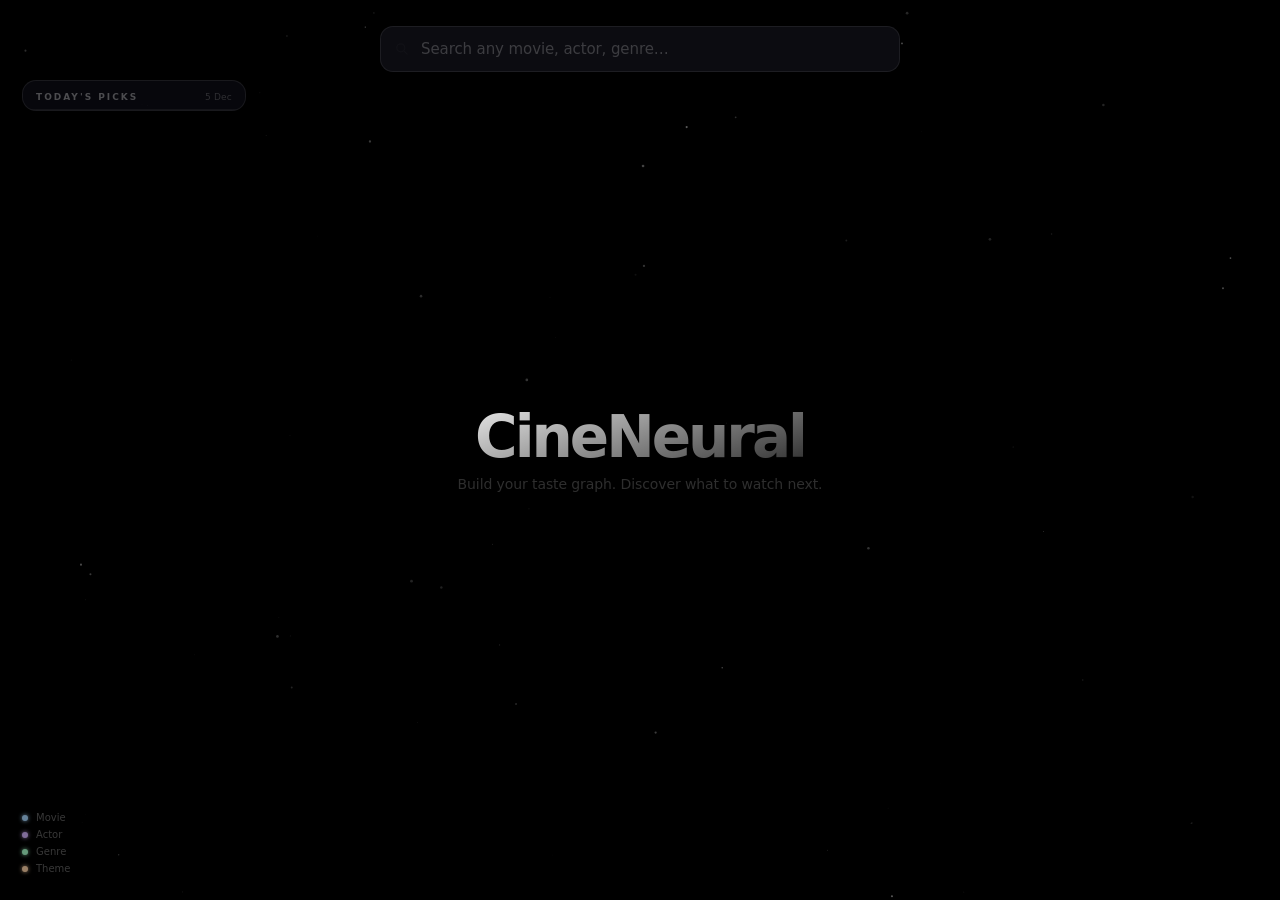
<file: CineNeural/index.html>
<!DOCTYPE html>
<html lang="en">
<head>
  <meta charset="UTF-8" />
  <meta name="viewport" content="width=device-width, initial-scale=1.0" />
  <title>CineNeural</title>
  <link rel="stylesheet" href="css/style.css" />
</head>
<body>

  <div id="mount"><canvas id="bg-canvas"></canvas></div>
  <div id="labels"></div>

  <div id="search-wrap">
    <div id="search-inner">
      <svg id="search-ico" viewBox="0 0 20 20" fill="none">
        <circle cx="8.5" cy="8.5" r="5" stroke="white" stroke-opacity=".25" stroke-width="1.5"/>
        <path d="M13 13l3.5 3.5" stroke="white" stroke-opacity=".25" stroke-width="1.5" stroke-linecap="round"/>
      </svg>
      <input id="search-input" placeholder="Search any movie, actor, genre…" autocomplete="off" spellcheck="false"/>
      <div id="search-loader"></div>
    </div>
    <div id="dropdown"></div>
  </div>

  <div id="intro">
    <div id="intro-title">CineNeural</div>
    <div id="intro-sub">Build your taste graph. Discover what to watch next.</div>
  </div>

  <div id="nc" class="hidden"><span id="nc-n">0</span> nodes · <span id="nc-c">0</span> connections</div>

  <div id="thinking" class="pill hidden">
    <div class="pill-dot pulsing"></div>
    <span>Analyzing</span><span class="dots"><span>.</span><span>.</span><span>.</span></span>
  </div>

  <div id="rec-pill" class="pill hidden" role="button" tabindex="0">
    <div class="pill-dot rec-glow"></div>
    <div id="rec-pill-body">
      <span id="rec-title">—</span>
      <span id="rec-score" class="muted"></span>
    </div>
    <svg class="pill-arrow" viewBox="0 0 12 12" fill="none">
      <path d="M4 2l4 4-4 4" stroke="white" stroke-opacity=".35" stroke-width="1.4" stroke-linecap="round" stroke-linejoin="round"/>
    </svg>
  </div>

  <div id="panel">
    <button id="p-close" aria-label="Close">✕</button>
    <div id="p-poster">
      <canvas id="p-poster-cv" width="370" height="220"></canvas>
      <img id="p-poster-img" alt="" />
      <div id="p-poster-fade"></div>
      <div id="p-poster-text">
        <div id="p-title">—</div>
        <div id="p-orig" class="muted-sm"></div>
      </div>
    </div>
    <div id="p-body">
      <div id="p-match">
        <div>
          <div id="p-pct">—</div>
          <div class="label-tag">Neural Match</div>
        </div>
        <div id="p-why" class="muted-sm"></div>
      </div>
      <div id="p-meta">
        <span id="p-stars"></span>
        <span id="p-rval"></span>
        <span class="muted-sm" id="p-yr"></span>
      </div>
      <div class="chip-row" id="p-genres"></div>
      <div class="p-sec"><div class="sec-lbl">Description</div><div id="p-plot" class="body-text"></div></div>
      <div class="p-sec"><div class="sec-lbl">Director</div><div class="chip-row" id="p-dir"></div></div>
      <div class="p-sec"><div class="sec-lbl">Cast</div><div class="chip-row" id="p-cast"></div></div>
      <button id="p-add">Add to Network</button>
    </div>
  </div>

  <div id="legend">
    <div class="leg"><div class="leg-d" style="--c:#a8d8ff"></div>Movie</div>
    <div class="leg"><div class="leg-d" style="--c:#d4b4ff"></div>Actor</div>
    <div class="leg"><div class="leg-d" style="--c:#a8ffcc"></div>Genre</div>
    <div class="leg"><div class="leg-d" style="--c:#ffd4a8"></div>Theme</div>
  </div>

  <!-- ── Trending top 4 widget ── -->
  <div id="trending">
    <div id="trending-header">
      <span id="trending-label">Today's picks</span>
      <span id="trending-date"></span>
    </div>
    <div id="trending-list"></div>
  </div>

  <div id="hint" class="hidden">Click node to select · Click another to connect · Double-click removes</div>
  <div id="toast"></div>

  <script src="js/config.js"></script>
  <script src="js/data.js"></script>
  <script src="js/omdb.js"></script>
  <script src="js/network.js"></script>
  <script src="js/trending.js"></script>
  <script src="js/app.js"></script>
</body>
</html>
</file>
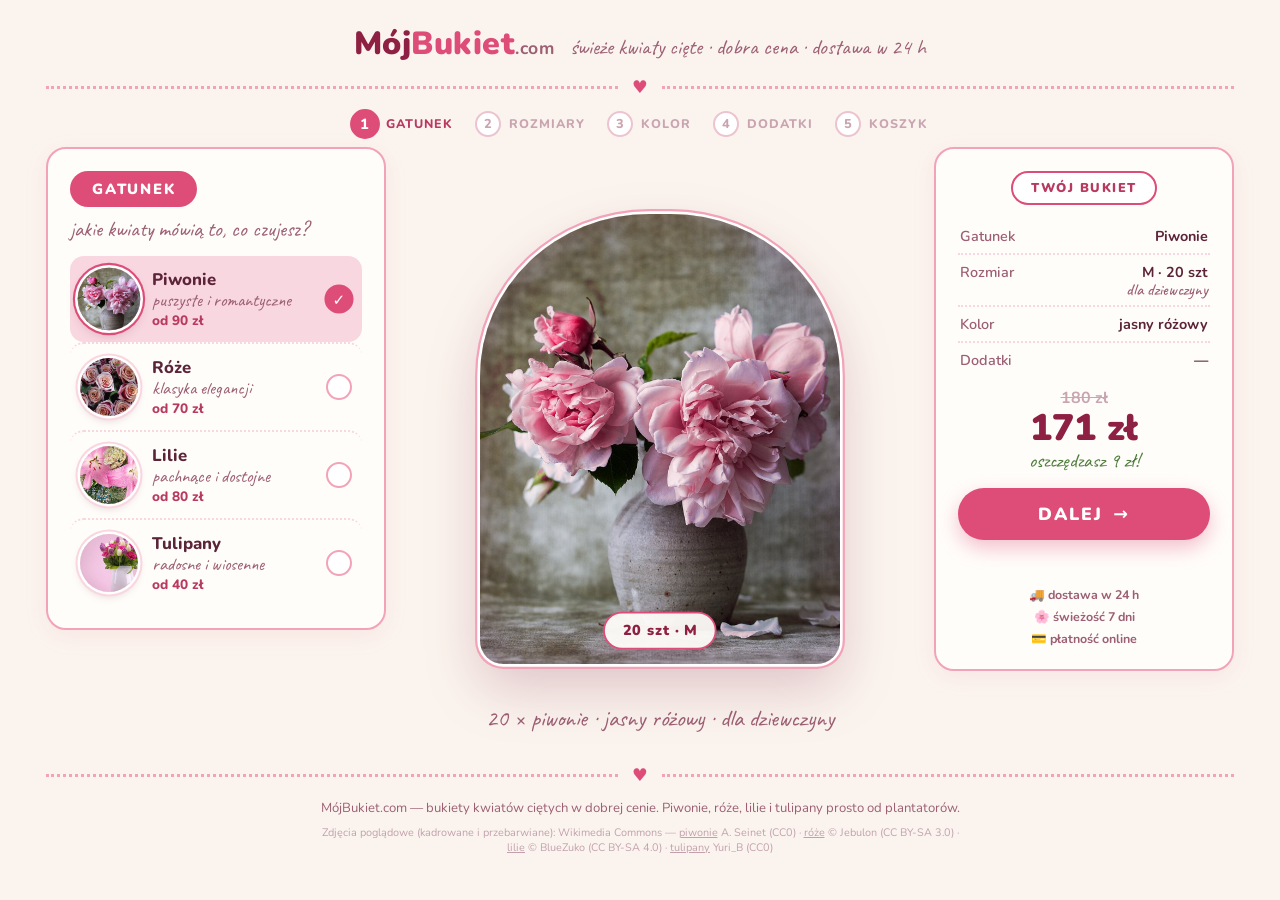
<file: mojbukiet/index.html>
<!doctype html>
<html lang="pl">
<head>
<meta charset="utf-8">
<meta name="viewport" content="width=device-width, initial-scale=1">
<title>MójBukiet.com — świeże bukiety w dobrej cenie</title>
<meta name="description" content="Skomponuj swój bukiet kwiatów ciętych: piwonie, róże, lilie, tulipany. Świeże kwiaty w dobrej cenie z dostawą w 24h.">
<link rel="icon" href="data:image/svg+xml,<svg xmlns='http://www.w3.org/2000/svg' viewBox='0 0 100 100'><text y='.9em' font-size='90'>💐</text></svg>">
<link rel="preconnect" href="https://fonts.googleapis.com">
<link rel="preconnect" href="https://fonts.gstatic.com" crossorigin>
<link href="https://fonts.googleapis.com/css2?family=Caveat:wght@500;600&family=Nunito:ital,wght@0,400;0,600;0,700;0,800;0,900;1,400&display=swap" rel="stylesheet">
<link rel="stylesheet" href="styles.css">
</head>
<body>
<div class="frame">

  <header class="top">
    <div class="brand">
      <div class="logo">Mój<em>Bukiet</em><span>.com</span></div>
      <div class="tagline">świeże kwiaty cięte &middot; dobra cena &middot; dostawa w 24&nbsp;h</div>
    </div>
    <div class="divider" aria-hidden="true"><span class="heart">♥</span></div>
    <ol class="steps" id="steps"></ol>
  </header>

  <main class="grid">

    <!-- Lewy panel: opcje bieżącego kroku -->
    <section class="card panel" id="panel" aria-live="polite"></section>

    <!-- Scena z bukietem -->
    <section class="stage" id="stage">
      <div class="photo-float">
        <div class="photo-card" id="photoCard">
          <canvas id="layerA" class="layer" width="660" height="825"></canvas>
          <canvas id="layerB" class="layer" width="660" height="825"></canvas>
          <div class="size-chip" id="sizeChip">20 szt · M</div>
          <div class="addon-badge" id="badgeChoc"><span class="e">🍫</span>bombonierka</div>
          <div class="addon-badge" id="badgeRibbon"><span class="e">🎀</span>wstążka premium</div>
          <div class="addon-badge" id="badgeCard"><span class="e">💌</span>bilecik</div>
        </div>
      </div>
      <div class="stage-caption" id="stageCaption"></div>
    </section>

    <!-- Prawy panel: podsumowanie i nawigacja -->
    <aside class="card summary" id="summaryCard">
      <div class="pill pill-outline">TWÓJ BUKIET</div>
      <ul class="sum-list" id="sumList"></ul>
      <div class="price-box">
        <div class="price-old" id="priceOld"></div>
        <div class="price-now"><span id="priceNow">0</span>&nbsp;zł</div>
        <div class="price-save" id="priceSave"></div>
      </div>
      <button class="btn-next" id="btnNext">DALEJ <span class="arrow">→</span></button>
      <button class="btn-back" id="btnBack">← wróć</button>
      <div class="trust">
        <span>🚚 dostawa w 24 h</span>
        <span>🌸 świeżość 7 dni</span>
        <span>💳 płatność online</span>
      </div>
    </aside>
  </main>

  <footer class="bottom">
    <div class="divider" aria-hidden="true"><span class="heart">♥</span></div>
    <p>MójBukiet.com — bukiety kwiatów ciętych w dobrej cenie. Piwonie, róże, lilie i tulipany prosto od plantatorów.</p>
    <p class="credits">Zdjęcia poglądowe (kadrowane i przebarwiane): Wikimedia Commons —
      <a href="https://commons.wikimedia.org/wiki/File:Peony_vase_(Unsplash).jpg">piwonie</a> A.&nbsp;Seinet (CC0) ·
      <a href="https://commons.wikimedia.org/wiki/File:Bouquet_de_roses_roses.jpg">róże</a> © Jebulon (CC&nbsp;BY-SA&nbsp;3.0) ·
      <a href="https://commons.wikimedia.org/wiki/File:Lirio_Rosa.jpg">lilie</a> © BlueZuko (CC&nbsp;BY-SA&nbsp;4.0) ·
      <a href="https://commons.wikimedia.org/wiki/File:Bouquet-3175315_1920.jpg">tulipany</a> Yuri_B (CC0)</p>
  </footer>
</div>

<!-- Modal potwierdzenia -->
<div class="modal" id="modal" hidden>
  <div class="modal-card">
    <div class="modal-emoji">💐</div>
    <h2>Dziękujemy!</h2>
    <p id="modalText"></p>
    <p class="modal-note">To podgląd sklepu — zamówienia demo nie są realizowane.</p>
    <button class="btn-next" id="btnCloseModal">WRÓĆ DO BUKIETU</button>
  </div>
</div>

<script src="app.js"></script>
</body>
</html>
</file>
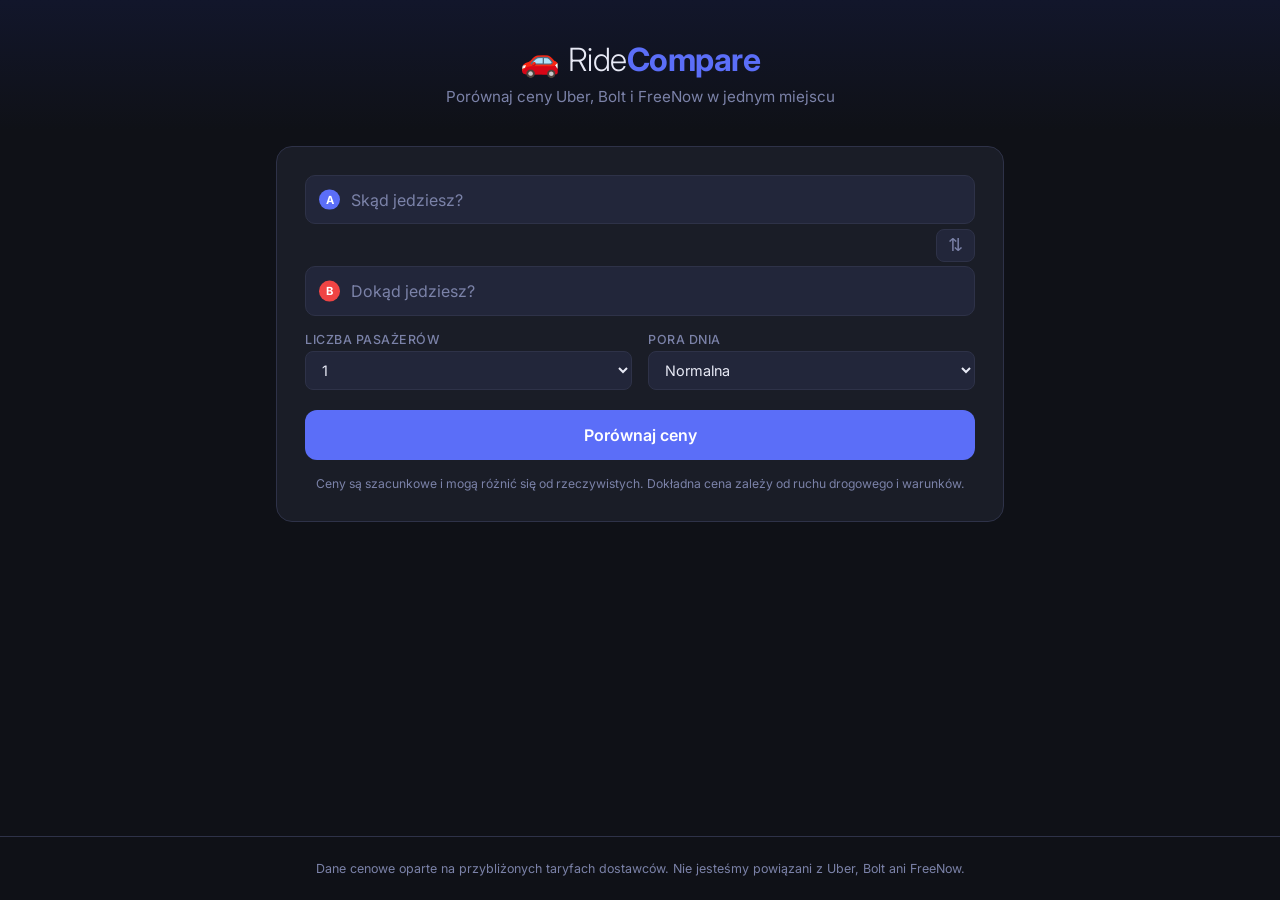
<file: RideCompare/index.html>
<!DOCTYPE html>
<html lang="pl">
<head>
  <meta charset="UTF-8" />
  <meta name="viewport" content="width=device-width, initial-scale=1.0" />
  <title>RideCompare – Porównaj ceny przejazdów</title>
  <link rel="stylesheet" href="css/style.css" />
  <link rel="preconnect" href="https://fonts.googleapis.com" />
  <link href="https://fonts.googleapis.com/css2?family=Inter:wght@300;400;500;600;700&display=swap" rel="stylesheet" />
</head>
<body>
  <header>
    <div class="logo">
      <span class="logo-icon">🚗</span>
      <span class="logo-text">Ride<strong>Compare</strong></span>
    </div>
    <p class="tagline">Porównaj ceny Uber, Bolt i FreeNow w jednym miejscu</p>
  </header>

  <main>
    <section class="search-card">
      <div class="field-group">
        <div class="input-wrap">
          <span class="pin pickup-pin">A</span>
          <input
            id="pickup"
            type="text"
            placeholder="Skąd jedziesz?"
            autocomplete="off"
            spellcheck="false"
          />
          <div class="suggestions" id="pickup-suggestions"></div>
        </div>

        <div class="swap-btn-wrap">
          <button class="swap-btn" id="swap-btn" title="Zamień miejsca">⇅</button>
        </div>

        <div class="input-wrap">
          <span class="pin drop-pin">B</span>
          <input
            id="dropoff"
            type="text"
            placeholder="Dokąd jedziesz?"
            autocomplete="off"
            spellcheck="false"
          />
          <div class="suggestions" id="dropoff-suggestions"></div>
        </div>
      </div>

      <div class="options-row">
        <label class="option-label">
          <span>Liczba pasażerów</span>
          <select id="passengers">
            <option value="1">1</option>
            <option value="2">2</option>
            <option value="3">3</option>
            <option value="4">4</option>
            <option value="5">5</option>
            <option value="6">6</option>
          </select>
        </label>
        <label class="option-label">
          <span>Pora dnia</span>
          <select id="time-of-day">
            <option value="normal">Normalna</option>
            <option value="peak">Szczyt (7–9, 16–19)</option>
            <option value="night">Nocna (22–6)</option>
          </select>
        </label>
      </div>

      <button class="compare-btn" id="compare-btn">
        <span id="btn-text">Porównaj ceny</span>
        <span id="btn-spinner" class="spinner hidden"></span>
      </button>

      <p class="disclaimer">
        Ceny są szacunkowe i mogą różnić się od rzeczywistych. Dokładna cena zależy od ruchu drogowego i warunków.
      </p>
    </section>

    <section id="results-section" class="results-section hidden">
      <div class="results-header">
        <div id="route-summary" class="route-summary"></div>
      </div>
      <div id="results-grid" class="results-grid"></div>
    </section>

    <section id="error-section" class="error-section hidden">
      <div class="error-box">
        <span class="error-icon">⚠️</span>
        <p id="error-msg"></p>
      </div>
    </section>
  </main>

  <footer>
    <p>Dane cenowe oparte na przybliżonych taryfach dostawców. Nie jesteśmy powiązani z Uber, Bolt ani FreeNow.</p>
  </footer>

  <script src="js/providers.js"></script>
  <script src="js/app.js"></script>
</body>
</html>
</file>
<file: CineNeural/css/style.css>
/* ── RESET ───────────────────────────── */
*, *::before, *::after { margin: 0; padding: 0; box-sizing: border-box; }

:root {
  --bg: #000;
  --surface: rgba(12, 12, 18, 0.92);
  --border: rgba(255,255,255,0.07);
  --text: rgba(255,255,255,0.85);
  --muted: rgba(255,255,255,0.38);
  --muted-sm: rgba(255,255,255,0.28);
  --font: -apple-system, BlinkMacSystemFont, 'SF Pro Display', 'Segoe UI', system-ui, sans-serif;
}

body {
  background: var(--bg);
  color: var(--text);
  font-family: var(--font);
  overflow: hidden;
  height: 100vh; width: 100vw;
  user-select: none;
  -webkit-user-select: none;
}

.hidden { display: none !important; }
.muted { color: var(--muted); }
.muted-sm { color: var(--muted-sm); font-size: 11px; }
.label-tag { font-size: 9px; text-transform: uppercase; letter-spacing: 1.8px; color: var(--muted-sm); font-weight: 600; margin-top: 2px; }
.sec-lbl { font-size: 9px; text-transform: uppercase; letter-spacing: 1.8px; color: var(--muted-sm); font-weight: 600; margin-bottom: 8px; }
.body-text { font-size: 13px; line-height: 1.7; color: var(--muted); }

/* ── MOUNT / BACKGROUND ─────────────── */
#mount { position: fixed; inset: 0; z-index: 0; }
#mount canvas { position: absolute; inset: 0; width: 100%; height: 100%; }

/* ── LABELS LAYER ────────────────────── */
/* pointer-events:none on container, auto on each child node (set inline) */
#labels { position: fixed; inset: 0; pointer-events: none; z-index: 80; }

/* ── MOVIE CARDS ─────────────────────── */
.node-card {
  position: absolute;
  width: 72px;
  border-radius: 7px;
  overflow: hidden;
  pointer-events: none;
  background: #0a0a14;
  box-shadow: 0 4px 18px rgba(0,0,0,0.65);
  will-change: transform, opacity;
  transition: box-shadow 0.25s;
}
.node-poster {
  width: 72px;
  height: 104px;
  object-fit: cover;
  display: block;
}
.node-poster-blank {
  width: 72px;
  height: 104px;
  background: rgba(255,255,255,0.04);
  border-bottom: 1px solid rgba(255,255,255,0.06);
}
.node-card-footer {
  padding: 4px 6px 5px;
  background: rgba(6,6,16,0.95);
}
.node-card-title {
  font-size: 9px;
  font-weight: 600;
  color: rgba(255,255,255,0.80);
  white-space: nowrap;
  overflow: hidden;
  text-overflow: ellipsis;
}
.node-card-year {
  font-size: 8px;
  color: rgba(255,255,255,0.28);
  margin-top: 1px;
  display: flex;
  align-items: center;
  gap: 3px;
}
.nc-stars {
  color: #e0aa28;
  font-size: 7px;
  letter-spacing: 0.3px;
  line-height: 1;
}
.node-card.hovered {
  box-shadow: 0 4px 22px rgba(168,216,255,0.28), 0 0 0 1px rgba(168,216,255,0.22);
}
.node-card.focal {
  box-shadow: 0 6px 36px rgba(168,216,255,0.38), 0 0 0 1.5px rgba(168,216,255,0.45);
}
.node-card.connecting {
  box-shadow: 0 4px 22px rgba(168,216,255,0.5), 0 0 0 2px rgba(168,216,255,0.9);
  animation: pulse-conn 1.1s ease-in-out infinite;
}
@keyframes pulse-conn {
  0%, 100% { box-shadow: 0 4px 22px rgba(168,216,255,0.5), 0 0 0 2px rgba(168,216,255,0.9); }
  50%       { box-shadow: 0 4px 30px rgba(168,216,255,0.7), 0 0 0 3px rgba(168,216,255,1.0); }
}
.pill-connecting {
  box-shadow: 0 0 0 2px rgba(255,255,255,0.8);
  animation: pulse-conn 1.1s ease-in-out infinite;
}

/* ── NODE PILLS (genre / theme / actor) ─ */
.node-pill {
  position: absolute;
  padding: 5px 13px;
  border-radius: 999px;
  font-size: 11px;
  font-weight: 600;
  white-space: nowrap;
  pointer-events: none;
  border: 1px solid;
  backdrop-filter: blur(12px);
  -webkit-backdrop-filter: blur(12px);
  will-change: transform, opacity;
}
.node-pill-genre {
  color: #a8ffcc;
  border-color: rgba(168,255,204,0.30);
  background: rgba(168,255,204,0.07);
}
.node-pill-theme {
  color: #ffd4a8;
  border-color: rgba(255,212,168,0.30);
  background: rgba(255,212,168,0.07);
}
.node-pill-actor {
  color: #d4b4ff;
  border-color: rgba(212,180,255,0.30);
  background: rgba(212,180,255,0.07);
}

/* ── SEARCH ──────────────────────────── */
#search-wrap {
  position: fixed;
  top: 26px; left: 50%;
  transform: translateX(-50%);
  z-index: 300;
  width: min(520px, 88vw);
}

#search-inner {
  position: relative;
  display: flex;
  align-items: center;
}

#search-ico {
  position: absolute; left: 14px;
  width: 16px; height: 16px;
  pointer-events: none; flex-shrink: 0;
}

#search-input {
  width: 100%;
  background: rgba(14, 14, 20, 0.88);
  border: 1px solid var(--border);
  border-radius: 13px;
  padding: 13px 40px 13px 40px;
  color: var(--text);
  font-size: 15px;
  font-family: var(--font);
  font-weight: 400;
  letter-spacing: -0.1px;
  outline: none;
  backdrop-filter: blur(40px) saturate(160%);
  -webkit-backdrop-filter: blur(40px) saturate(160%);
  transition: border-color .2s, box-shadow .2s;
}
#search-input::placeholder { color: rgba(255,255,255,0.2); }
#search-input:focus {
  border-color: rgba(255,255,255,0.18);
  box-shadow: 0 0 0 1px rgba(255,255,255,0.06), 0 12px 40px rgba(0,0,0,0.6);
}

#search-loader {
  position: absolute; right: 14px;
  width: 14px; height: 14px;
  border: 1.5px solid rgba(255,255,255,0.08);
  border-top-color: rgba(255,255,255,0.5);
  border-radius: 50%;
  display: none;
  animation: spin .7s linear infinite;
}
#search-loader.active { display: block; }
@keyframes spin { to { transform: rotate(360deg); } }

/* ── DROPDOWN ────────────────────────── */
#dropdown {
  position: absolute; top: calc(100% + 8px); left: 0; right: 0;
  background: rgba(8, 8, 14, 0.98);
  border: 1px solid var(--border);
  border-radius: 16px; overflow: hidden;
  backdrop-filter: blur(40px) saturate(180%);
  -webkit-backdrop-filter: blur(40px) saturate(180%);
  display: none;
  max-height: 380px; overflow-y: auto;
  box-shadow: 0 24px 64px rgba(0,0,0,0.9);
}
#dropdown::-webkit-scrollbar { width: 3px; }
#dropdown::-webkit-scrollbar-thumb { background: rgba(255,255,255,0.06); border-radius: 99px; }

.dd-section { padding: 4px 0; }
.dd-section + .dd-section { border-top: 1px solid rgba(255,255,255,0.04); }
.dd-label { padding: 10px 16px 4px; font-size: 9px; text-transform: uppercase; letter-spacing: 2px; color: rgba(255,255,255,0.22); font-weight: 600; }

.dd-item {
  display: flex; align-items: center; gap: 11px;
  padding: 7px 16px; cursor: pointer;
  transition: background .1s;
}
.dd-item:hover, .dd-item.active { background: rgba(255,255,255,0.04); }
.dd-dot { width: 7px; height: 7px; border-radius: 50%; flex-shrink: 0; }
.dd-poster {
  width: 30px; height: 42px;
  object-fit: cover; border-radius: 4px;
  flex-shrink: 0; opacity: 0.85;
}
.dd-poster-blank {
  background: rgba(255,255,255,0.04);
  border: 1px solid rgba(255,255,255,0.07);
}
.dd-avatar {
  width: 30px; height: 42px;
  border-radius: 4px;
  flex-shrink: 0;
  background: linear-gradient(135deg, rgba(130,60,220,0.28), rgba(80,30,150,0.4));
  border: 1px solid rgba(212,180,255,0.18);
  color: #d4b4ff;
  font-size: 12px;
  font-weight: 700;
  display: flex;
  align-items: center;
  justify-content: center;
  letter-spacing: 0.5px;
}
.dd-info { flex: 1; min-width: 0; }
.dd-name { font-size: 13.5px; font-weight: 400; white-space: nowrap; overflow: hidden; text-overflow: ellipsis; }
.dd-sub { font-size: 10.5px; color: rgba(255,255,255,0.28); margin-top: 1px; }
.dd-right { font-size: 11px; font-weight: 600; color: rgba(255,255,255,0.35); flex-shrink: 0; letter-spacing: 0.3px; }

/* ── INTRO ───────────────────────────── */
#intro {
  position: fixed; inset: 0;
  display: flex; flex-direction: column;
  align-items: center; justify-content: center;
  pointer-events: none; z-index: 40;
  transition: opacity .7s;
  gap: 10px;
}
#intro-title {
  font-size: 58px;
  font-weight: 800;
  letter-spacing: -3px;
  background: linear-gradient(160deg, rgba(255,255,255,0.9) 0%, rgba(255,255,255,0.18) 100%);
  -webkit-background-clip: text; -webkit-text-fill-color: transparent;
  background-clip: text;
  line-height: 1;
}
#intro-sub { font-size: 14px; color: rgba(255,255,255,0.18); letter-spacing: -0.1px; }

/* ── NODE COUNT ──────────────────────── */
#nc {
  position: fixed; top: 26px; right: 22px;
  z-index: 100; font-size: 10px; color: rgba(255,255,255,0.2);
  letter-spacing: 0.2px;
}

/* ── PILLS ───────────────────────────── */
.pill {
  position: fixed; bottom: 26px; left: 50%;
  transform: translateX(-50%) translateY(6px);
  z-index: 200; opacity: 0;
  transition: opacity .3s, transform .3s;
  display: flex; align-items: center; gap: 9px;
  background: rgba(10, 10, 16, 0.96);
  border: 1px solid rgba(255,255,255,0.07);
  border-radius: 99px;
  padding: 10px 18px;
  backdrop-filter: blur(30px);
  box-shadow: 0 8px 32px rgba(0,0,0,0.7);
  font-size: 13px; font-weight: 400; letter-spacing: -0.1px;
  cursor: default; white-space: nowrap;
}
.pill.show { opacity: 1; transform: translateX(-50%) translateY(0); }
.pill-dot {
  width: 6px; height: 6px; border-radius: 50%; background: rgba(255,255,255,0.45); flex-shrink: 0;
}
.pill-dot.pulsing { animation: pillPulse 1.4s ease-in-out infinite; }
.pill-dot.rec-glow { background: rgba(255,255,255,0.7); box-shadow: 0 0 6px rgba(255,255,255,0.4); }
@keyframes pillPulse { 0%,100%{opacity:.3} 50%{opacity:.85} }
.dots span { animation: dotFade 1.2s ease-in-out infinite; }
.dots span:nth-child(2) { animation-delay: .22s; }
.dots span:nth-child(3) { animation-delay: .44s; }
@keyframes dotFade { 0%,100%{opacity:.2} 50%{opacity:.9} }
.pill-arrow { width: 12px; height: 12px; flex-shrink: 0; }
#rec-pill { cursor: pointer; }
#rec-pill:hover { background: rgba(18,18,26,0.98); }
#rec-pill-body { display: flex; flex-direction: column; gap: 0; }
#rec-title { font-size: 13px; }
#rec-score { font-size: 10px; color: rgba(255,255,255,0.3); margin-top: 0; }

/* ── PANEL ───────────────────────────── */
#panel {
  position: fixed; top: 0; right: 0;
  height: 100vh; width: 370px;
  background: rgba(7, 7, 12, 0.97);
  border-left: 1px solid var(--border);
  backdrop-filter: blur(40px) saturate(160%);
  -webkit-backdrop-filter: blur(40px) saturate(160%);
  z-index: 400;
  transform: translateX(100%);
  transition: transform .46s cubic-bezier(.32, 0, .08, 1);
  overflow-y: auto; overscroll-behavior: contain;
  display: flex; flex-direction: column;
}
#panel.open { transform: translateX(0); }
#panel::-webkit-scrollbar { width: 3px; }
#panel::-webkit-scrollbar-thumb { background: rgba(255,255,255,0.05); border-radius: 99px; }

#p-close {
  position: absolute; top: 16px; right: 16px; z-index: 10;
  width: 26px; height: 26px; border-radius: 50%;
  background: rgba(255,255,255,0.07); border: none;
  color: rgba(255,255,255,0.55); font-size: 11px;
  display: flex; align-items: center; justify-content: center;
  cursor: pointer; transition: background .15s;
}
#p-close:hover { background: rgba(255,255,255,0.13); }

#p-poster {
  position: relative; width: 100%; height: 220px; flex-shrink: 0; overflow: hidden;
}
#p-poster-cv { position: absolute; inset: 0; width: 100%; height: 100%; object-fit: cover; }
#p-poster-img {
  position: absolute; inset: 0; width: 100%; height: 100%;
  object-fit: cover; opacity: 0; transition: opacity .5s;
}
#p-poster-img.loaded { opacity: 1; }
#p-poster-fade {
  position: absolute; inset: 0;
  background: linear-gradient(to top, rgba(7,7,12,1) 0%, rgba(7,7,12,0.2) 60%, transparent 100%);
}
#p-poster-text { position: absolute; bottom: 18px; left: 18px; right: 40px; z-index: 2; }
#p-title { font-size: 19px; font-weight: 700; letter-spacing: -0.4px; line-height: 1.2; }
#p-orig { margin-top: 3px; }

#p-body { padding: 16px 18px 28px; display: flex; flex-direction: column; gap: 0; }

#p-match {
  display: flex; align-items: flex-start; gap: 14px;
  padding: 14px 15px; border-radius: 13px;
  background: rgba(255,255,255,0.03);
  border: 1px solid rgba(255,255,255,0.06);
  margin-bottom: 14px;
}
#p-pct { font-size: 34px; font-weight: 800; letter-spacing: -2px; line-height: 1; }
#p-why { font-size: 11px; line-height: 1.55; padding-top: 2px; flex: 1; }

#p-meta { display: flex; align-items: center; gap: 8px; margin-bottom: 11px; }
#p-stars { color: #f0c040; font-size: 11px; }
#p-rval { font-size: 16px; font-weight: 700; letter-spacing: -0.5px; }
#p-yr { }

.chip-row { display: flex; flex-wrap: wrap; gap: 5px; margin-bottom: 14px; }
.chip {
  padding: 4px 11px; border-radius: 99px;
  font-size: 11px; font-weight: 400;
  color: rgba(255,255,255,0.5);
  background: rgba(255,255,255,0.04);
  border: 1px solid rgba(255,255,255,0.07);
}

.p-sec { margin-bottom: 15px; }

#p-add {
  width: 100%; padding: 13px; margin-top: 4px;
  border-radius: 12px;
  background: rgba(255,255,255,0.05);
  border: 1px solid rgba(255,255,255,0.09);
  color: rgba(255,255,255,0.65);
  font-family: var(--font); font-size: 13px; font-weight: 500;
  letter-spacing: -0.1px; cursor: pointer;
  transition: background .15s, border-color .15s;
}
#p-add:hover { background: rgba(255,255,255,0.09); border-color: rgba(255,255,255,0.14); }

/* ── LEGEND ──────────────────────────── */
#legend {
  position: fixed; bottom: 26px; left: 22px;
  z-index: 100; display: flex; flex-direction: column; gap: 6px;
}
.leg { display: flex; align-items: center; gap: 8px; font-size: 10px; color: rgba(255,255,255,0.22); }
.leg-d {
  width: 6px; height: 6px; border-radius: 50%;
  background: var(--c, white);
  box-shadow: 0 0 4px var(--c, white);
  opacity: 0.6;
}

/* ── HINT ────────────────────────────── */
#hint {
  position: fixed; bottom: 60px; left: 50%;
  transform: translateX(-50%);
  font-size: 10.5px; color: rgba(255,255,255,0.18);
  pointer-events: none; z-index: 100; white-space: nowrap; letter-spacing: 0.1px;
}

/* ── TOAST ───────────────────────────── */
#toast {
  position: fixed; top: 78px; left: 50%;
  transform: translateX(-50%) translateY(-4px);
  background: rgba(10,10,16,0.98);
  border: 1px solid rgba(255,255,255,0.07);
  border-radius: 10px; padding: 8px 16px;
  font-size: 12px; z-index: 600;
  opacity: 0; transition: opacity .2s, transform .2s;
  pointer-events: none; white-space: nowrap;
}
#toast.show { opacity: 1; transform: translateX(-50%) translateY(0); }

/* ── TRENDING WIDGET ─────────────────── */
#trending {
  position: fixed;
  top: 80px;
  left: 22px;
  z-index: 200;
  width: 224px;
  background: rgba(8, 8, 14, 0.88);
  border: 1px solid rgba(255,255,255,0.07);
  border-radius: 14px;
  overflow: hidden;
  backdrop-filter: blur(36px) saturate(160%);
  -webkit-backdrop-filter: blur(36px) saturate(160%);
  box-shadow: 0 12px 40px rgba(0,0,0,0.7);
  transition: opacity .5s;
}
#trending.hidden { display: none !important; }

#trending-header {
  display: flex;
  align-items: center;
  justify-content: space-between;
  padding: 11px 13px 7px;
  border-bottom: 1px solid rgba(255,255,255,0.05);
}
#trending-label {
  font-size: 9px;
  font-weight: 700;
  text-transform: uppercase;
  letter-spacing: 2px;
  color: rgba(255,255,255,0.28);
}
#trending-date {
  font-size: 9px;
  color: rgba(255,255,255,0.16);
  letter-spacing: 0.2px;
}

#trending-list {
  display: flex;
  flex-direction: column;
}

.tr-row {
  display: flex;
  align-items: center;
  gap: 9px;
  padding: 8px 12px 8px 10px;
  cursor: pointer;
  transition: background .12s;
  position: relative;
}
.tr-row:not(:last-child) {
  border-bottom: 1px solid rgba(255,255,255,0.04);
}
.tr-row:hover { background: rgba(255,255,255,0.045); }
.tr-row:hover .tr-add-ico { opacity: 1; }

.tr-rank {
  font-size: 10px;
  font-weight: 700;
  color: rgba(255,255,255,0.18);
  width: 12px;
  flex-shrink: 0;
  text-align: center;
}

.tr-thumb {
  width: 28px;
  height: 40px;
  border-radius: 4px;
  overflow: hidden;
  flex-shrink: 0;
  background: rgba(255,255,255,0.04);
}
.tr-thumb-img {
  width: 100%;
  height: 100%;
  object-fit: cover;
  display: block;
}
.tr-thumb-blank {
  width: 100%;
  height: 100%;
  background: rgba(255,255,255,0.04);
}

.tr-info {
  flex: 1;
  min-width: 0;
}
.tr-title {
  font-size: 11.5px;
  font-weight: 500;
  color: rgba(255,255,255,0.80);
  white-space: nowrap;
  overflow: hidden;
  text-overflow: ellipsis;
  letter-spacing: -0.1px;
}
.tr-meta {
  font-size: 9.5px;
  color: rgba(255,255,255,0.28);
  margin-top: 2px;
  display: flex;
  align-items: center;
  gap: 3px;
}
.tr-stars {
  color: #e8b840;
  font-size: 8px;
  letter-spacing: 0.5px;
}
.tr-rating {
  color: rgba(255,255,255,0.35);
  font-size: 9px;
  font-weight: 600;
}

.tr-add-ico {
  font-size: 14px;
  color: rgba(255,255,255,0.25);
  font-weight: 300;
  flex-shrink: 0;
  opacity: 0;
  transition: opacity .15s;
  line-height: 1;
}

/* Skeleton loading state */
.tr-skeleton { pointer-events: none; }
.tr-thumb-skel {
  width: 28px;
  height: 40px;
  border-radius: 4px;
  background: rgba(255,255,255,0.06);
  animation: trSkel 1.4s ease-in-out infinite;
  flex-shrink: 0;
}
.tr-skel-line {
  border-radius: 4px;
  background: rgba(255,255,255,0.06);
  animation: trSkel 1.4s ease-in-out infinite;
}
.tr-skel-title { height: 9px; width: 80%; margin-bottom: 5px; }
.tr-skel-meta  { height: 7px; width: 50%; }
@keyframes trSkel {
  0%, 100% { opacity: 0.5; }
  50%       { opacity: 1; }
}
</file>
<file: mojbukiet/styles.css>
/* ─── MójBukiet.com ─────────────────────────────────────────────── */
:root{
  --bg:#fbf4ee;
  --card:#fffdfa;
  --ink:#5c2438;
  --ink-soft:#9c5f74;
  --pink:#dd4d78;
  --pink-dark:#b93a60;
  --pink-deep:#8e2043;
  --rose:#f2a3b8;
  --rose-pale:#f9d7e0;
  --green:#4d7c3b;
  --gold:#c08a2e;
  --radius:20px;
  --spring:cubic-bezier(.34,1.56,.64,1);
}

*{box-sizing:border-box;margin:0;padding:0}
html{scroll-behavior:smooth}
body{
  background:var(--bg);
  color:var(--ink);
  font-family:'Nunito',system-ui,sans-serif;
  min-height:100vh;
}
.frame{max-width:1240px;margin:0 auto;padding:22px 26px 40px}

/* ─── nagłówek ─── */
.top{text-align:center}
.brand{display:flex;flex-wrap:wrap;align-items:baseline;justify-content:center;gap:8px 16px}
.logo{font-weight:900;font-size:2rem;letter-spacing:.5px;color:var(--pink-deep)}
.logo em{font-style:normal;color:var(--pink)}
.logo span{font-weight:700;font-size:1.1rem;color:var(--ink-soft)}
.tagline{font-family:'Caveat',cursive;font-size:1.35rem;color:var(--ink-soft)}

.divider{display:flex;align-items:center;gap:14px;margin:14px 0}
.divider::before,.divider::after{content:"";flex:1;border-top:3px dotted var(--rose)}
.divider .heart{color:var(--pink);font-size:1.1rem;line-height:1}

/* pasek kroków */
.steps{display:flex;justify-content:center;gap:6px 22px;flex-wrap:wrap;list-style:none;margin-top:2px}
.steps li{
  display:flex;align-items:center;gap:8px;
  font-weight:800;font-size:.78rem;letter-spacing:.08em;
  color:#c9a4b1;cursor:default;
}
.steps li .dot{
  width:26px;height:26px;border-radius:50%;
  display:grid;place-items:center;
  border:2.5px solid #ecc3d0;background:#fff;color:#c9a4b1;
  font-size:.8rem;transition:all .35s var(--spring);
}
.steps li.done{color:var(--ink-soft);cursor:pointer}
.steps li.done .dot{border-color:var(--rose);background:var(--rose-pale);color:var(--pink-dark)}
.steps li.active{color:var(--pink-dark)}
.steps li.active .dot{border-color:var(--pink);background:var(--pink);color:#fff;transform:scale(1.15)}

/* ─── siatka ─── */
.grid{
  display:grid;
  grid-template-columns:minmax(280px,340px) 1fr minmax(260px,300px);
  gap:26px;align-items:start;margin-top:10px;
}
.card{
  background:var(--card);
  border:2.5px solid var(--rose);
  border-radius:var(--radius);
  padding:22px;
  box-shadow:0 6px 24px rgba(221,77,120,.08);
}

/* ─── pigułki-nagłówki ─── */
.pill{
  display:inline-block;background:var(--pink);color:#fff;
  font-weight:900;letter-spacing:.12em;font-size:.92rem;
  padding:8px 22px;border-radius:999px;
}
.pill-outline{
  display:inline-block;border:2.5px solid var(--pink);color:var(--pink-dark);
  font-weight:900;letter-spacing:.12em;font-size:.8rem;
  padding:6px 18px;border-radius:999px;background:#fff;
}
.panel-sub{font-family:'Caveat',cursive;font-size:1.35rem;color:var(--ink-soft);margin:8px 0 4px}

/* ─── panel opcji ─── */
.panel{min-height:430px}
.panel .options{margin-top:14px;display:flex;flex-direction:column}
.panel.swap-out .options{opacity:0;transform:translateX(-14px)}
.panel .options{transition:opacity .22s ease,transform .22s ease}

.opt{
  appearance:none;border:none;background:none;text-align:left;width:100%;
  font-family:inherit;color:inherit;cursor:pointer;
  padding:12px 10px;border-radius:14px;
  border-top:2.5px dotted var(--rose-pale);
  display:flex;align-items:center;gap:14px;
  transition:background .2s ease,transform .25s var(--spring);
}
.opt:first-child{border-top:none}
.opt:hover{background:#fdf1f5}
.opt:active{transform:scale(.98)}
.opt.sel{background:var(--rose-pale)}
.opt .check{
  margin-left:auto;flex:none;width:26px;height:26px;border-radius:50%;
  border:2.5px solid var(--rose);background:#fff;color:#fff;
  display:grid;place-items:center;font-size:.85rem;font-weight:900;
  transition:all .3s var(--spring);
}
.opt.sel .check{background:var(--pink);border-color:var(--pink);transform:scale(1.12)}

/* gatunek */
.opt .flower-ico{flex:none;width:56px;height:56px}
.opt-name{font-weight:800;font-size:1.05rem}
.opt-sub{font-family:'Caveat',cursive;font-size:1.15rem;color:var(--ink-soft);line-height:1}
.opt-price{font-weight:800;color:var(--pink-dark);font-size:.85rem}

/* rozmiar — jak na grafice */
.opt-size .size-letter{
  flex:none;width:66px;font-weight:900;font-size:2.1rem;line-height:1;
  letter-spacing:-.02em;
}
.opt-size .size-count{font-weight:800;font-size:1.2rem}
.opt-size .size-count b{font-size:.85rem;font-weight:700;color:var(--ink-soft)}
.opt-size .size-who{font-family:'Caveat',cursive;font-size:1.25rem;color:var(--ink-soft);line-height:1.05}
.opt-size .size-price{font-weight:800;color:var(--pink-dark);font-size:.9rem;white-space:nowrap}

/* kolor */
.opt-color .swatch{
  flex:none;width:40px;height:40px;border-radius:50%;
  border:2.5px solid rgba(0,0,0,.08);
  box-shadow:inset 0 -4px 8px rgba(0,0,0,.06);
  transition:transform .3s var(--spring);
}
.opt-color.sel .swatch{transform:scale(1.18);border-color:var(--pink)}
.opt-color .color-name{font-family:'Caveat',cursive;font-size:1.5rem;color:var(--ink)}

/* dodatki */
.opt-extra{align-items:flex-start;position:relative}
.opt-extra .extra-emoji{flex:none;font-size:1.9rem;line-height:1.2}
.opt-extra .extra-name{font-weight:800}
.opt-extra .extra-desc{font-family:'Caveat',cursive;font-size:1.15rem;color:var(--ink-soft);line-height:1.1}
.opt-extra .extra-price{font-weight:900;color:var(--pink-dark);white-space:nowrap}
.badge{
  display:inline-block;margin-left:6px;vertical-align:middle;
  background:var(--gold);color:#fff;font-size:.62rem;font-weight:900;
  letter-spacing:.1em;padding:3px 9px;border-radius:999px;
}
.upsell-note{
  margin-top:14px;padding:10px 14px;border-radius:12px;
  background:#fdf3e3;border:2px dashed #e8c98c;
  font-size:.85rem;color:#8a6220;font-weight:700;
}

/* podsumowanie w panelu (krok 5) */
.recap{margin-top:12px}
.recap-row{display:flex;justify-content:space-between;gap:10px;padding:9px 4px;border-top:2.5px dotted var(--rose-pale);font-weight:700}
.recap-row:first-child{border-top:none}
.recap-row .lbl{color:var(--ink-soft);font-weight:600}
.recap-row.total{font-weight:900;font-size:1.15rem;color:var(--pink-deep)}
.btn-order{
  margin-top:18px;width:100%;
  background:var(--pink);color:#fff;border:none;cursor:pointer;
  font-family:inherit;font-weight:900;letter-spacing:.1em;font-size:1.05rem;
  padding:15px 20px;border-radius:999px;
  box-shadow:0 8px 20px rgba(221,77,120,.35);
  transition:transform .25s var(--spring),box-shadow .25s ease,background .2s;
}
.btn-order:hover{background:var(--pink-dark);transform:translateY(-2px)}
.btn-order:active{transform:scale(.97)}

/* ─── scena: karta foto ─── */
.stage{position:relative;display:flex;flex-direction:column;align-items:center;padding-top:36px}
.photo-float{animation:floaty 6s ease-in-out infinite alternate}
@keyframes floaty{from{transform:translateY(-4px) rotate(-.4deg)}to{transform:translateY(5px) rotate(.4deg)}}

.photo-card{
  position:relative;
  width:min(400px,76vw);
  aspect-ratio:4/5;
  border-radius:47% 47% 26px 26px / 36% 36% 26px 26px;
  overflow:hidden;
  background:linear-gradient(180deg,#f6e7da,#eed9c8);
  box-shadow:0 0 0 3px #fff,0 0 0 5.5px var(--rose),0 26px 60px rgba(140,52,84,.25);
  transition:transform .9s var(--spring);
  transform-origin:50% 62%;
}
.photo-card::after{ /* winieta wtapiająca zdjęcie w stronę */
  content:"";position:absolute;inset:0;border-radius:inherit;pointer-events:none;
  box-shadow:inset 0 0 70px rgba(92,36,56,.22), inset 0 -30px 60px rgba(92,36,56,.12);
}
.photo-card .layer{
  position:absolute;inset:0;width:100%;height:100%;object-fit:cover;
  opacity:0;transform:scale(1.08);
  transition:opacity .65s ease,transform 1s var(--spring);
}
.photo-card .layer.show{opacity:1;transform:scale(1)}

.size-chip{
  position:absolute;left:50%;bottom:16px;transform:translateX(-50%);
  background:rgba(255,253,250,.94);color:var(--pink-deep);
  font-weight:900;font-size:1rem;letter-spacing:.04em;
  padding:8px 20px;border-radius:999px;
  border:2px solid var(--pink);
  box-shadow:0 6px 18px rgba(92,36,56,.25);
  white-space:nowrap;z-index:3;
}
.size-chip.pop{animation:chip-pop .55s var(--spring)}
@keyframes chip-pop{0%{transform:translateX(-50%) scale(.5)}100%{transform:translateX(-50%) scale(1)}}

.addon-badge{
  position:absolute;z-index:3;
  display:flex;align-items:center;gap:7px;
  background:rgba(255,253,250,.94);color:var(--pink-deep);
  font-weight:800;font-size:.78rem;letter-spacing:.02em;
  padding:7px 14px;border-radius:999px;
  border:2px solid var(--rose);
  box-shadow:0 8px 20px rgba(92,36,56,.22);
  transform:scale(0) rotate(-14deg);opacity:0;
  transition:transform .6s var(--spring),opacity .3s ease;
  white-space:nowrap;
}
.addon-badge .e{font-size:1.15rem;line-height:1}
.addon-badge.on{transform:scale(1) rotate(0deg);opacity:1}
#badgeChoc{right:-8px;top:20%}
#badgeRibbon{left:-14px;top:40%;border-color:var(--gold)}
#badgeCard{right:-4px;top:58%}

.stage-caption{
  font-family:'Caveat',cursive;font-size:1.5rem;color:var(--ink-soft);
  margin-top:20px;text-align:center;min-height:1.6em;
  transition:opacity .3s ease;
}

/* miniatury gatunków w panelu */
.opt-thumb{
  flex:none;width:58px;height:58px;border-radius:50%;
  background-size:cover;background-position:center;
  box-shadow:0 0 0 2.5px #fff,0 0 0 4.5px var(--rose-pale),0 4px 10px rgba(92,36,56,.2);
  transition:transform .3s var(--spring);
}
.opt.sel .opt-thumb{transform:scale(1.08);box-shadow:0 0 0 2.5px #fff,0 0 0 4.5px var(--pink),0 4px 10px rgba(92,36,56,.25)}

/* ─── podsumowanie (prawa kolumna) ─── */
.summary{position:sticky;top:18px;text-align:center}
.sum-list{list-style:none;text-align:left;margin:14px 0 6px}
.sum-list li{
  display:flex;justify-content:space-between;gap:8px;
  padding:7px 2px;border-top:2.5px dotted var(--rose-pale);
  font-size:.9rem;font-weight:700;
}
.sum-list li:first-child{border-top:none}
.sum-list li .k{color:var(--ink-soft);font-weight:600}
.sum-list li .v{text-align:right}
.sum-list li .v small{display:block;font-family:'Caveat',cursive;font-size:1.05rem;font-weight:500;color:var(--ink-soft);line-height:1}

.price-box{margin:10px 0 4px}
.price-old{min-height:1.2em;color:#c9a4b1;font-weight:700;text-decoration:line-through}
.price-now{font-weight:900;font-size:2.3rem;color:var(--pink-deep);line-height:1.05}
.price-save{min-height:1.3em;font-family:'Caveat',cursive;font-size:1.25rem;color:var(--green)}

.btn-next{
  width:100%;margin-top:10px;
  background:var(--pink);color:#fff;border:none;cursor:pointer;
  font-family:inherit;font-weight:900;letter-spacing:.12em;font-size:1.1rem;
  padding:14px 18px;border-radius:999px;
  box-shadow:0 8px 20px rgba(221,77,120,.35);
  transition:transform .25s var(--spring),background .2s ease,opacity .2s;
  display:inline-flex;justify-content:center;align-items:center;gap:10px;
}
.btn-next .arrow{transition:transform .25s var(--spring)}
.btn-next:hover{background:var(--pink-dark)}
.btn-next:hover .arrow{transform:translateX(5px)}
.btn-next:active{transform:scale(.97)}
.btn-next[disabled]{opacity:.4;cursor:default}

.btn-back{
  margin-top:10px;background:none;border:none;cursor:pointer;
  font-family:inherit;font-weight:800;font-size:.85rem;color:var(--ink-soft);
  visibility:hidden;
}
.btn-back.show{visibility:visible}
.btn-back:hover{color:var(--pink-dark)}

.trust{
  margin-top:16px;display:flex;flex-direction:column;gap:5px;
  font-size:.78rem;font-weight:700;color:var(--ink-soft);
}

/* ─── stopka ─── */
.bottom{margin-top:26px;text-align:center}
.bottom p{font-size:.82rem;color:var(--ink-soft);max-width:640px;margin:0 auto}
.bottom .credits{margin-top:8px;font-size:.68rem;color:#c2a1ad}
.bottom .credits a{color:inherit}

/* ─── modal ─── */
.modal{
  position:fixed;inset:0;background:rgba(92,36,56,.45);
  display:grid;place-items:center;z-index:50;padding:20px;
}
.modal[hidden]{display:none}
.modal-card{
  background:var(--card);border:3px solid var(--pink);border-radius:26px;
  max-width:430px;width:100%;padding:34px 30px;text-align:center;
  animation:pop .5s var(--spring);
}
@keyframes pop{from{transform:scale(.6);opacity:0}to{transform:scale(1);opacity:1}}
.modal-emoji{font-size:3rem}
.modal-card h2{color:var(--pink-deep);margin:6px 0 10px;font-size:1.6rem}
.modal-card p{font-weight:600;font-size:.95rem}
.modal-note{margin-top:10px;font-size:.78rem !important;color:var(--ink-soft)}
.modal-card .btn-next{margin-top:20px}

/* ─── responsywność ─── */
@media (max-width:1020px){
  .grid{grid-template-columns:1fr 1fr}
  .stage{grid-column:1 / -1;order:-1}
  #scene{max-width:440px}
}
@media (max-width:660px){
  .frame{padding:16px 14px 90px}
  .grid{grid-template-columns:1fr;gap:18px}
  .summary{position:static}
  .panel{min-height:0}
  .logo{font-size:1.6rem}
}

@media (prefers-reduced-motion:reduce){
  *,*::before,*::after{animation:none !important;transition:none !important}
}
</file>
<file: RideCompare/css/style.css>
*, *::before, *::after {
  box-sizing: border-box;
  margin: 0;
  padding: 0;
}

:root {
  --bg: #0f1117;
  --surface: #1a1d27;
  --surface2: #22263a;
  --border: #2e3248;
  --accent: #5b6ef8;
  --accent-hover: #6e7ffa;
  --text: #e8eaf6;
  --text-muted: #7b82a8;
  --success: #22c55e;
  --warning: #f59e0b;
  --danger: #ef4444;

  --uber-color: #000000;
  --bolt-color: #34d186;
  --freenow-color: #ffcc00;
}

body {
  font-family: 'Inter', system-ui, sans-serif;
  background: var(--bg);
  color: var(--text);
  min-height: 100vh;
  display: flex;
  flex-direction: column;
}

/* ── Header ── */
header {
  text-align: center;
  padding: 2.5rem 1rem 1.5rem;
  background: linear-gradient(180deg, #12162b 0%, var(--bg) 100%);
}

.logo {
  display: flex;
  align-items: center;
  justify-content: center;
  gap: 0.5rem;
  font-size: 2rem;
  font-weight: 300;
  letter-spacing: -0.5px;
}

.logo-icon { font-size: 2rem; }

.logo strong { font-weight: 700; color: var(--accent); }

.tagline {
  margin-top: 0.5rem;
  color: var(--text-muted);
  font-size: 0.95rem;
}

/* ── Main ── */
main {
  flex: 1;
  max-width: 760px;
  width: 100%;
  margin: 0 auto;
  padding: 1rem 1rem 3rem;
}

/* ── Search Card ── */
.search-card {
  background: var(--surface);
  border: 1px solid var(--border);
  border-radius: 16px;
  padding: 1.75rem;
  margin-bottom: 2rem;
}

.field-group {
  display: flex;
  flex-direction: column;
  gap: 0;
}

.input-wrap {
  position: relative;
}

.input-wrap input {
  width: 100%;
  background: var(--surface2);
  border: 1px solid var(--border);
  border-radius: 10px;
  color: var(--text);
  font-family: inherit;
  font-size: 1rem;
  padding: 0.85rem 1rem 0.85rem 2.8rem;
  outline: none;
  transition: border-color 0.2s;
}

.input-wrap input::placeholder { color: var(--text-muted); }

.input-wrap input:focus {
  border-color: var(--accent);
  box-shadow: 0 0 0 3px rgba(91, 110, 248, 0.15);
}

.pin {
  position: absolute;
  left: 0.9rem;
  top: 50%;
  transform: translateY(-50%);
  font-size: 0.7rem;
  font-weight: 700;
  width: 1.3rem;
  height: 1.3rem;
  border-radius: 50%;
  display: flex;
  align-items: center;
  justify-content: center;
  z-index: 1;
}

.pickup-pin { background: var(--accent); color: #fff; }
.drop-pin   { background: #ef4444;      color: #fff; }

/* Swap button */
.swap-btn-wrap {
  display: flex;
  justify-content: flex-end;
  padding: 0.3rem 0;
}

.swap-btn {
  background: var(--surface2);
  border: 1px solid var(--border);
  border-radius: 8px;
  color: var(--text-muted);
  cursor: pointer;
  font-size: 1.1rem;
  padding: 0.3rem 0.7rem;
  transition: background 0.15s, color 0.15s;
}

.swap-btn:hover { background: var(--border); color: var(--text); }

/* Autocomplete suggestions */
.suggestions {
  position: absolute;
  top: calc(100% + 4px);
  left: 0;
  right: 0;
  background: var(--surface2);
  border: 1px solid var(--border);
  border-radius: 10px;
  z-index: 100;
  overflow: hidden;
  box-shadow: 0 8px 24px rgba(0, 0, 0, 0.4);
}

.suggestions:empty { display: none; }

.suggestion-item {
  padding: 0.75rem 1rem;
  cursor: pointer;
  font-size: 0.9rem;
  border-bottom: 1px solid var(--border);
  display: flex;
  align-items: flex-start;
  gap: 0.6rem;
  transition: background 0.15s;
}

.suggestion-item:last-child { border-bottom: none; }
.suggestion-item:hover { background: var(--border); }

.suggestion-item .icon { flex-shrink: 0; opacity: 0.7; }

.suggestion-item .name { font-weight: 500; }
.suggestion-item .address { color: var(--text-muted); font-size: 0.8rem; margin-top: 0.1rem; }

/* Options row */
.options-row {
  display: flex;
  gap: 1rem;
  margin-top: 1rem;
  flex-wrap: wrap;
}

.option-label {
  display: flex;
  flex-direction: column;
  gap: 0.3rem;
  flex: 1;
  min-width: 130px;
}

.option-label span {
  font-size: 0.78rem;
  color: var(--text-muted);
  font-weight: 500;
  text-transform: uppercase;
  letter-spacing: 0.5px;
}

.option-label select {
  background: var(--surface2);
  border: 1px solid var(--border);
  border-radius: 8px;
  color: var(--text);
  font-family: inherit;
  font-size: 0.9rem;
  padding: 0.55rem 0.75rem;
  cursor: pointer;
  outline: none;
  transition: border-color 0.2s;
}

.option-label select:focus { border-color: var(--accent); }

/* Compare button */
.compare-btn {
  display: flex;
  align-items: center;
  justify-content: center;
  gap: 0.6rem;
  width: 100%;
  margin-top: 1.25rem;
  background: var(--accent);
  border: none;
  border-radius: 12px;
  color: #fff;
  cursor: pointer;
  font-family: inherit;
  font-size: 1rem;
  font-weight: 600;
  padding: 0.95rem;
  transition: background 0.2s, transform 0.1s;
}

.compare-btn:hover  { background: var(--accent-hover); }
.compare-btn:active { transform: scale(0.98); }
.compare-btn:disabled { opacity: 0.6; cursor: not-allowed; }

/* Spinner */
.spinner {
  width: 1rem;
  height: 1rem;
  border: 2px solid rgba(255,255,255,0.3);
  border-top-color: #fff;
  border-radius: 50%;
  animation: spin 0.7s linear infinite;
}

@keyframes spin { to { transform: rotate(360deg); } }

/* Disclaimer */
.disclaimer {
  margin-top: 0.9rem;
  font-size: 0.76rem;
  color: var(--text-muted);
  text-align: center;
  line-height: 1.5;
}

/* ── Results ── */
.hidden { display: none !important; }

.results-section { animation: fadeUp 0.35s ease; }

@keyframes fadeUp {
  from { opacity: 0; transform: translateY(12px); }
  to   { opacity: 1; transform: translateY(0); }
}

.results-header { margin-bottom: 1rem; }

.route-summary {
  background: var(--surface);
  border: 1px solid var(--border);
  border-radius: 12px;
  padding: 1rem 1.25rem;
  display: flex;
  align-items: center;
  justify-content: space-between;
  flex-wrap: wrap;
  gap: 0.75rem;
}

.route-summary .route-text {
  font-size: 0.9rem;
  color: var(--text-muted);
}

.route-summary .route-text strong { color: var(--text); }

.route-meta {
  display: flex;
  gap: 1.25rem;
}

.route-meta .meta-item {
  display: flex;
  flex-direction: column;
  align-items: center;
  gap: 0.1rem;
}

.route-meta .meta-value {
  font-weight: 600;
  font-size: 1.05rem;
}

.route-meta .meta-label {
  font-size: 0.72rem;
  color: var(--text-muted);
  text-transform: uppercase;
  letter-spacing: 0.4px;
}

/* Provider cards grid */
.results-grid {
  display: grid;
  grid-template-columns: repeat(auto-fit, minmax(220px, 1fr));
  gap: 1rem;
}

/* Provider card */
.provider-card {
  background: var(--surface);
  border: 1px solid var(--border);
  border-radius: 16px;
  overflow: hidden;
  transition: transform 0.2s, box-shadow 0.2s;
}

.provider-card:hover {
  transform: translateY(-3px);
  box-shadow: 0 8px 24px rgba(0, 0, 0, 0.35);
}

.provider-card.cheapest {
  border-color: var(--success);
  box-shadow: 0 0 0 1px var(--success);
}

.card-header {
  display: flex;
  align-items: center;
  justify-content: space-between;
  padding: 1rem 1.25rem 0.75rem;
}

.provider-brand {
  display: flex;
  align-items: center;
  gap: 0.6rem;
}

.provider-logo {
  width: 36px;
  height: 36px;
  border-radius: 8px;
  display: flex;
  align-items: center;
  justify-content: center;
  font-size: 1.2rem;
  font-weight: 800;
  flex-shrink: 0;
}

.provider-logo.uber   { background: #000; color: #fff; font-size: 0.85rem; }
.provider-logo.bolt   { background: #34d186; color: #000; }
.provider-logo.freenow { background: #ffcc00; color: #000; font-size: 0.7rem; font-weight: 700; }

.provider-name {
  font-weight: 600;
  font-size: 1rem;
}

.cheapest-badge {
  background: var(--success);
  color: #fff;
  font-size: 0.7rem;
  font-weight: 700;
  padding: 0.2rem 0.55rem;
  border-radius: 20px;
  text-transform: uppercase;
  letter-spacing: 0.5px;
}

/* Tier list */
.tier-list {
  padding: 0 1.25rem 1.25rem;
  display: flex;
  flex-direction: column;
  gap: 0.5rem;
}

.tier-item {
  display: flex;
  align-items: center;
  justify-content: space-between;
  background: var(--surface2);
  border: 1px solid var(--border);
  border-radius: 10px;
  padding: 0.65rem 0.85rem;
  transition: background 0.15s;
}

.tier-item.cheapest-tier {
  border-color: var(--success);
  background: rgba(34, 197, 94, 0.08);
}

.tier-info {
  display: flex;
  align-items: center;
  gap: 0.5rem;
}

.tier-icon { font-size: 1.05rem; }

.tier-details { }
.tier-name  { font-size: 0.88rem; font-weight: 500; }
.tier-seats { font-size: 0.74rem; color: var(--text-muted); }

.tier-price {
  text-align: right;
}

.price-value {
  font-size: 1.1rem;
  font-weight: 700;
}

.price-time {
  font-size: 0.74rem;
  color: var(--text-muted);
}

/* Unavailable */
.unavailable-note {
  padding: 1rem 1.25rem;
  color: var(--text-muted);
  font-size: 0.85rem;
  font-style: italic;
}

/* ── Error ── */
.error-section { animation: fadeUp 0.3s ease; }

.error-box {
  background: rgba(239, 68, 68, 0.1);
  border: 1px solid var(--danger);
  border-radius: 12px;
  padding: 1.25rem 1.5rem;
  display: flex;
  align-items: center;
  gap: 0.75rem;
  font-size: 0.95rem;
}

.error-icon { font-size: 1.4rem; }

/* ── Footer ── */
footer {
  text-align: center;
  padding: 1.5rem 1rem;
  color: var(--text-muted);
  font-size: 0.78rem;
  border-top: 1px solid var(--border);
}

/* ── Responsive ── */
@media (max-width: 480px) {
  header { padding: 1.75rem 1rem 1rem; }
  .logo  { font-size: 1.6rem; }
  .search-card { padding: 1.25rem; }
  .results-grid { grid-template-columns: 1fr; }
  .route-summary { flex-direction: column; align-items: flex-start; }
}
</file>
